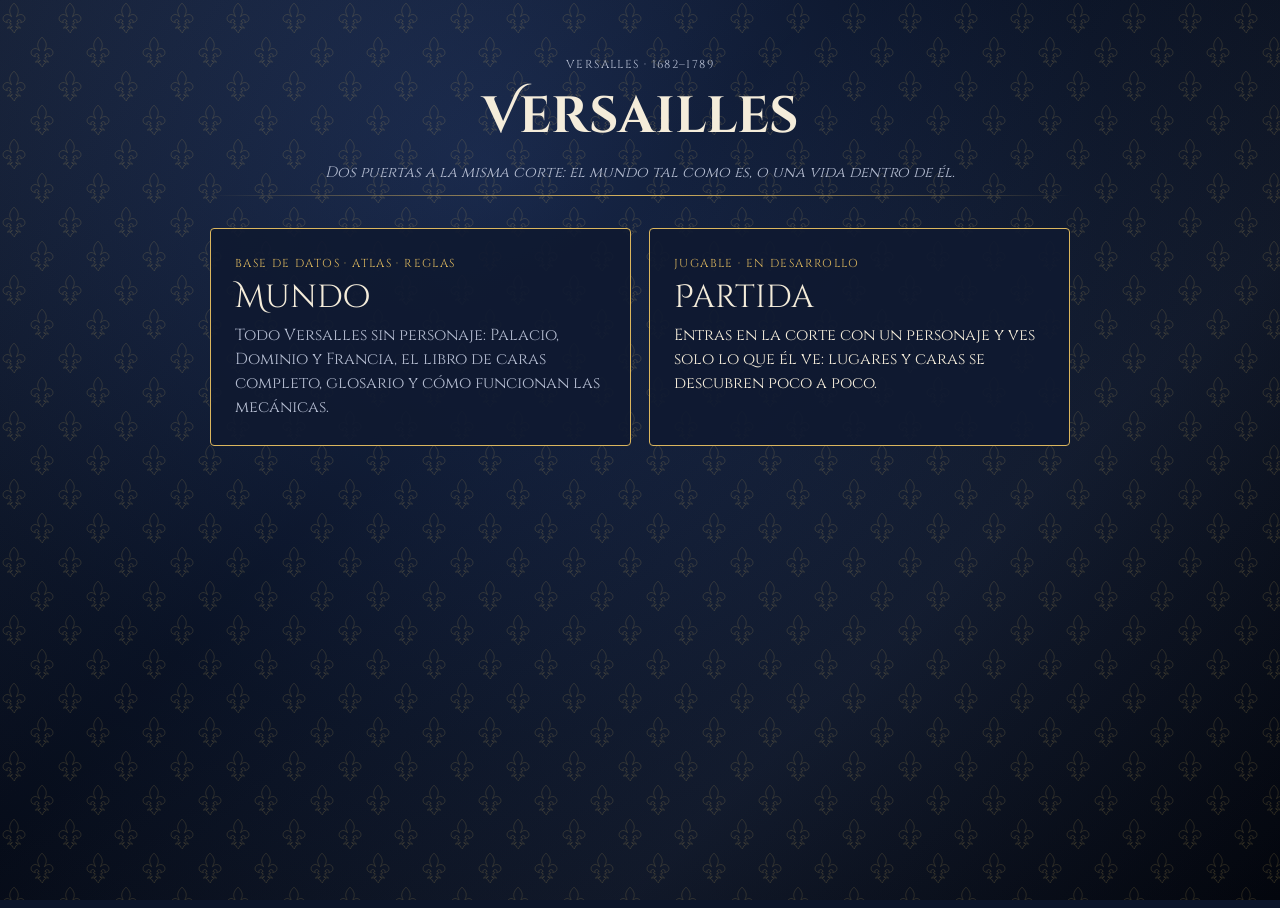
<file: web/index.html>
<!doctype html>
<html lang="es">
<head>
<meta charset="utf-8">
<meta name="viewport" content="width=device-width,initial-scale=1,viewport-fit=cover">
<title>Escritorio de Versalles</title>
<link rel="icon" href="favicon.ico?v=3" sizes="any"><link rel="icon" type="image/svg+xml" href="favicon.svg?v=3"><link rel="icon" type="image/png" sizes="32x32" href="favicon-32.png?v=3"><link rel="apple-touch-icon" href="apple-touch-icon.png?v=3">
<link rel="preconnect" href="https://fonts.googleapis.com">
<link rel="stylesheet" href="https://fonts.googleapis.com/css2?family=Cinzel:wght@400;500;600;700&family=Cinzel+Decorative:wght@700&family=Pinyon+Script&display=swap">
<link rel="stylesheet" href="css/escritorio.css?v=202611261857">
</head>
<body>

<!-- ================= PORTADA ================= -->
<main id="portada" class="wrap" hidden>
  <header class="sel-head">
    <span class="label">Versalles · 1682–1789</span>
    <h1>Versailles</h1>
    <p>Dos puertas a la misma corte: el mundo tal como es, o una vida dentro de él.</p>
    <div class="rule"></div>
  </header>
  <div class="modos puertas">
    <button type="button" class="modo puerta" id="btn-entrar-mundo"><span class="st">Base de datos · Atlas · Reglas</span><b>Mundo</b><span>Todo Versalles sin personaje: Palacio, Dominio y Francia, el libro de caras completo, glosario y cómo funcionan las mecánicas.</span></button>
    <button type="button" class="modo puerta" id="btn-entrar-partida"><span class="st">Jugable · En desarrollo</span><b>Partida</b><span>Entras en la corte con un personaje y ves solo lo que él ve: lugares y caras se descubren poco a poco.</span><span class="note" id="portada-partida-st"></span></button>
  </div>
</main>

<!-- ================= ÉPOCAS ================= -->
<main id="epocas" class="wrap" hidden>
  <header class="sel-head">
    <span class="label">Versalles · 1682–1789</span>
    <h1>Les âges de Versailles</h1>
    <p>Cada época es una partida distinta, con su propia corte y sus propios personajes.</p>
    <div class="rule"></div>
  </header>
  <div class="eras" id="eras"></div>
  <button class="back" id="b-epocas-portada">‹ Volver a la portada</button>
</main>

<!-- ================= SELECTOR ================= -->
<main id="selector" class="wrap" hidden>
  <header class="sel-head">
    <span class="label" id="sel-label"></span>
    <h1>Lettre d’introduction</h1>
    <p id="sel-sub"></p>
    <div class="rule"></div>
  </header>
  <section class="step" id="step0">
    <h2>¿Quién entra en Versalles?</h2>
    <div class="modos" id="modos">
      <button type="button" class="modo" data-modo="existente" aria-pressed="false"><span class="st">Personaje de la corte</span><b>Alguien que ya está aquí</b><span>Juegas a una persona real de la corte, con su familia, su historia y sus deudas.</span></button>
      <button type="button" class="modo" data-modo="nuevo" aria-pressed="false"><span class="st">Recién llegado</span><b>Alguien que acaba de llegar</b><span>Eliges tu origen; los dados deciden el resto. Nadie te conoce todavía.</span></button>
    </div>
  </section>
  <section class="step" id="modo-existente" hidden>
    <h2>I. Busca a tu personaje</h2>
    <div class="filtros-p">
      <div class="fgrp"><span class="label">Sexo</span><div class="filters" id="fx-sexo"></div></div>
      <div class="fgrp"><span class="label">Edad en 1722</span><div class="filters" id="fx-edad"></div></div>
      <div class="fgrp"><span class="label">Rango</span><div class="filters" id="fx-rango"></div></div>
    </div>
    <p class="note" id="fx-cuenta"></p>
    <div class="pos-opts" id="fx-lista"></div>
  </section>
  <div id="modo-nuevo" hidden>
  <section class="step">
    <h2>I. Quién eres</h2>
    <div class="sel-grid" id="elegible">
      <div class="field"><label class="label" for="f-sexo">Sexo</label><select id="f-sexo"><option value="M">Hombre</option><option value="F">Mujer</option></select></div>
      <div class="field"><label class="label" for="f-proc">Procedencia</label><select id="f-proc"><option value="paris">París</option><option value="provincia">Provincia</option><option value="extranjero">Extranjero</option></select></div>
      <div class="field" id="w-region"><label class="label" for="f-region">De dónde, exactamente</label><select id="f-region"></select></div>
      <div class="field"><label class="label" for="f-cuna">Cuna</label><select id="f-cuna"></select></div>
      <div class="field" style="grid-column:1/-1"><label class="label" for="f-nombre">Nombre</label>
        <div class="name-row"><input id="f-nombre" autocomplete="off"><button type="button" class="dice" id="b-dado" title="Otro nombre" aria-label="Proponer otro nombre">⚄</button></div>
        <div class="hint">Propuesto según tu cuna y tu tierra. Puedes escribir el que prefieras.</div></div>
    </div>
  </section>
  <section class="step">
    <h2>II. Lo que te tocó</h2>
    <p class="note">Esto no se elige: filiación, educación, fortuna, condición, lugar en la familia y confesión salen de una sola tirada.</p>
    <div><button class="btn" id="b-tirar">Echar los dados del destino</button></div>
    <div class="fate" id="fate"></div>
  </section>
  <section class="step" id="step3" hidden>
    <h2>III. Tu posición en Versalles</h2>
    <p class="note">Solo aparecen las que tu cuna, tu sexo y tu procedencia permiten. Algunas traen tensiones con tu destino.</p>
    <div id="pos-list" class="pos-list"></div>
  </section>
  </div>
  <div class="sel-actions">
    <button class="btn primary" id="b-entrar" disabled>Entrar en Versalles</button>
    <button class="btn" id="b-reset">Empezar de nuevo</button>
  </div>
  <button class="back" id="b-epocas">Cambiar de época</button>
  <button class="back" id="b-sel-portada">‹ Portada</button>
</main>

<!-- ================= JUEGO ================= -->
<div id="game" class="wrap" hidden>
  <header class="bar">
    <div class="bar-top" id="bar-partida">
      <div class="ident">
        <button class="portrait" id="portrait" title="Cambiar retrato" aria-label="Retrato del personaje. Toca para cambiarlo."></button>
        <input type="file" id="portrait-file" accept="image/*" hidden>
        <div class="who" id="who"></div>
      </div>
      <div class="bar-right">
        <div class="bar-meta">
          <span class="date" id="fecha"></span>
          <button class="btn sm" id="b-back">‹ Portada</button>
          <button class="btn sm" id="b-ir-mundo">Mundo</button>
          <button class="btn sm primary" id="b-partida">Partida</button>
        </div>
        <div class="clock" id="clock" aria-label="Jornada del rey"></div>
        <div class="gauges" id="gauges"></div>
      </div>
    </div>
    <div class="bar-top bar-mundo" id="bar-mundo" hidden>
      <div class="who"><strong>Mundo</strong> <small id="mundo-sub">Versalles · Base de datos, cartografía y reglas</small></div>
      <div class="bar-meta">
        <button class="btn sm" id="b-mundo-portada">‹ Portada</button>
        <button class="btn sm" id="b-mundo-partida">Ir a Partida</button>
        <button class="btn sm primary" id="b-mundo-edicion">Edición</button>
      </div>
    </div>
    <nav class="views" id="views" aria-label="Secciones"></nav>
  </header>

  <!-- Escritorio -->
  <section class="view" data-view="escritorio">
    <div class="desk-wrap">
      <div class="desk" id="desk" aria-label="Escritorio"><span class="desk-legend">Arrastra los papeles; tócalos para leerlos.</span></div>
      <div class="side">
        <section class="pane" aria-label="Calendario">
          <div class="cal-h"><button id="cal-prev" aria-label="Mes anterior">‹</button><h3 id="cal-title"></h3><button id="cal-next" aria-label="Mes siguiente">›</button></div>
          <div class="cal" id="cal"></div>
          <div class="cal-list" id="cal-list"></div>
        </section>
        <section class="pane">
          <div class="pane-h"><h2>Sobre la mesa</h2><span class="tag ej">Ejemplo</span></div>
          <div class="filters" id="filters"></div>
        </section>
        <section class="pane">
          <div class="pane-h"><h2>Objetos</h2><span class="tag ej">Ejemplo</span></div>
          <div id="objetos"></div>
        </section>
        <section class="pane">
          <div class="pane-h"><h2>Archivo</h2></div>
          <ol class="archive" id="archivo"></ol>
        </section>
      </div>
    </div>
  </section>

  <!-- Palacio, Dominio y Francia -->
  <section class="view" id="map-view" hidden>
    <p class="note" id="map-partida-note" hidden></p>
    <div class="map-layout">
      <div class="pane">
        <div class="msearch">
          <svg class="lupa" aria-hidden="true" width="15" height="15" viewBox="0 0 16 16" fill="none" stroke="currentColor" stroke-width="1.6"><circle cx="6.8" cy="6.8" r="4.8"/><path d="M10.4 10.4 14.5 14.5" stroke-linecap="round"/></svg>
          <input id="msearch" type="search" placeholder="Buscar estancia, lugar o quién vive ahí…" autocomplete="off" role="combobox" aria-expanded="false" aria-controls="msearch-res" aria-label="Buscar un lugar del palacio, del dominio o de Francia">
          <ul id="msearch-res" role="listbox" hidden></ul>
        </div>
        <div class="map-box" id="map-box"></div>
        <span class="note">Planos esquemáticos, no a escala.</span>
      </div>
      <div class="pane"><div class="map-info" id="map-info"></div></div>
    </div>
  </section>

  <!-- Personajes -->
  <section class="view" data-view="personajes" hidden>
    <div class="per-subbar" id="per-subtabs">
      <div class="tabs" role="tablist" aria-label="Vistas del libro">
        <button type="button" role="tab" id="sub-per" aria-selected="true">Personajes</button>
        <button type="button" role="tab" id="sub-cas" aria-selected="false">Casas</button>
        <button type="button" role="tab" id="sub-sim" aria-selected="false">Símbolos</button>
      </div>
      <button type="button" class="btn sm" id="b-guia-hab">Guía habilidades (0–10)</button>
    </div>
    <div id="vista-per">
    <section class="pane" id="pane-unknown">
      <div class="pane-h"><h2>Rostros sin nombre</h2><span class="tag ej">Ejemplo</span></div>
      <p class="note">Gente que has visto sin saber quién es. Escribe tu conjetura: el narrador confirma los aciertos de tres en tres, sin decirte cuál falló.</p>
      <div class="plates" id="unknown"></div>
      <div class="note" id="guess-count"></div>
    </section>
    <section class="pane">
      <div class="pane-h"><h2 id="faces-title">Libro de caras</h2><span class="note" id="faces-count"></span></div>
      <div class="faces-tools" id="faces-tools">
        <input id="q" type="search" placeholder="Buscar por nombre, casa, apelación o título" aria-label="Buscar">
        <select id="f-orden" aria-label="Ordenar">
          <option value="">Orden original</option>
          <option value="riqueza">Dinero</option>
          <option value="edad">Edad</option>
          <option value="rango">Nobleza / rango</option>
        </select>
        <select id="f-pres" aria-label="Presencia">
          <option value="">Toda presencia</option>
          <option value="reside">Reside en el palacio</option>
          <option value="frecuenta">Frecuenta la corte</option>
          <option value="ocasional">Visitas ocasionales</option>
          <option value="ausente">Fuera de Versalles</option>
        </select>
        <select id="f-res" aria-label="Residencia">
          <option value="">Toda residencia</option>
          <option value="residente_palacio">Residente en Versalles</option>
          <option value="habitante_versalles">Habitante de Versalles</option>
          <option value="habitante_ile">Habitante de l'Île</option>
          <option value="habitante_paris">Habitante de París</option>
          <option value="provinciano">Provinciano</option>
          <option value="extranjero">Extranjero</option>
          <option value="por_verificar">Por verificar</option>
        </select>
        <select id="f-sim" aria-label="Símbolo"><option value="">Todo símbolo</option></select>
        <select id="f-casa" aria-label="Casa"><option value="">Toda casa</option></select>
      </div>
      <div class="chips" id="f-facciones" role="group" aria-label="Filtrar por facción"></div>
      <div id="faces" style="display:grid;gap:14px"></div>
    </section>
    </div>
    <div id="vista-casas" hidden>
      <section class="pane">
        <div class="pane-h"><h2>Casas y heráldica</h2><span class="note" id="ccount"></span></div>
        <span class="note" id="cas-gh-st"></span>
        <div class="status" id="cmsg" aria-live="polite"></div>
        <div class="titulos-tools">
          <input id="qc" type="search" placeholder="Buscar casa, tronco o blasonamiento" aria-label="Buscar casa">
          <select id="ccat" aria-label="Categoría"><option value="">Toda categoría</option></select>
          <select id="cest" aria-label="Escudo"><option value="">Todo escudo</option></select>
        </div>
        <details class="leyenda-pleb">
          <summary>Código visual de casas plebeyas <span>(convención del juego, no heráldica histórica oficial)</span></summary>
          <p class="note" style="margin-top:6px">Los plebeyos sin carta de armas usan estos emblemas provisionales sin esmaltes nobles para leer de un vistazo oficio y procedencia sin repetir diseños.</p>
          <div class="leyenda-grid">
            <div class="leyenda-col">
              <h4>Oscuros · Oficio o raíz</h4>
              <ul class="leyenda-list">
                <li><span class="sw-dot" style="background:#22415a"></span><b>Azul petróleo:</b> mar, puertos y ríos</li>
                <li><span class="sw-dot" style="background:#5a3d24"></span><b>Nogal:</b> arquitectura y madera</li>
                <li><span class="sw-dot" style="background:#264639"></span><b>Bosque:</b> campo y raíz rural</li>
                <li><span class="sw-dot" style="background:#5c2228"></span><b>Carmesí:</b> textil, vestido y vino</li>
                <li><span class="sw-dot" style="background:#7a3320"></span><b>Terracota:</b> comercio y botica</li>
                <li><span class="sw-dot" style="background:#4a3556"></span><b>Ciruela:</b> artes, letras y música</li>
                <li><span class="sw-dot" style="background:#1e2024"></span><b>Negro:</b> leyes, medicina y servicio</li>
              </ul>
            </div>
            <div class="leyenda-col">
              <h4>Claros · Ámbito y Neutros</h4>
              <ul class="leyenda-list">
                <li><span class="sw-dot" style="background:#f5f3ec"></span><b>Plata / Lino:</b> París e Île-de-France</li>
                <li><span class="sw-dot" style="background:#e8c45a"></span><b>Oro suave:</b> dinero o servicio real</li>
                <li><span class="sw-dot" style="background:#b9cfe3"></span><b>Celeste:</b> Norte, Oeste o extranjero</li>
                <li><span class="sw-dot" style="background:#e4b8a6"></span><b>Salmón:</b> Sur y Centro / Midi</li>
                <li><span class="sw-dot" style="background:#6f886b"></span><b>Salvia prof.:</b> vínculo rural / botánico</li>
                <li><span class="sw-dot" style="background:#a67f43"></span><b>Ocre prof.:</b> gremio tradicional</li>
                <li><span class="sw-dot" style="background:#847e74"></span><b>Piedra:</b> oficio sin documentar</li>
              </ul>
            </div>
            <div class="leyenda-col">
              <h4>Particiones y trazos</h4>
              <ul class="leyenda-list">
                <li><b>Partido horizontal:</b> ascenso en una generación</li>
                <li><b>Partido vertical:</b> doble tierra o migración</li>
                <li><b>Rayas horizontales:</b> oficio hereditario</li>
                <li><b>Rayas verticales:</b> comercio y ruta</li>
                <li><b>Moteado:</b> pueblo pequeño o artesanía menuda</li>
                <li><b>Grid 2×2 / 2 oscuros:</b> alianza o doble oficio</li>
                <li><b>3 Bandas:</b> familia en transición entre dos oficios</li>
              </ul>
            </div>
          </div>
        </details>
        <div id="cas-wrap"></div>
      </section>
    </div>
    <div id="vista-simbolos" hidden>
      <section class="pane">
        <div class="pane-h"><h2>Símbolos y etiquetas</h2><span class="note" id="sim-gh-st"></span></div>
        <p class="note">Pulsa un símbolo para conocer su significado y ver quién lo lleva.</p>
        <div class="status" id="smsg" aria-live="polite"></div>
        <div id="sim-wrap"></div>
        <div class="sim-new">
          <span class="label">Añadir nuevo símbolo al catálogo</span>
          <div class="row">
            <input id="ns-id" placeholder="id (ej. academico)" aria-label="ID del símbolo">
            <input id="ns-nom" placeholder="Nombre visible (ej. Académico)" aria-label="Nombre del símbolo">
            <input id="ns-grp" placeholder="Grupo (ej. Papel en la corte)" aria-label="Grupo del símbolo">
            <input id="ns-desc" placeholder="Descripción corta" aria-label="Descripción del símbolo">
            <button class="btn sm" id="ns-gen" type="button">Generar JSON</button>
          </div>
          <div class="prompt" id="ns-out" hidden></div>
        </div>
      </section>
    </div>
  </section>

  <!-- Títulos (Mundo) -->
  <section class="view" data-view="titulos" hidden>
    <section class="pane">
      <div class="pane-h"><h2>Tipos de título</h2><span class="note">Pulsa cualquier tipo para ver su definición, historia y alcance</span></div>
      <div class="chips" id="titulos-tipos-bar"></div>
    </section>
    <section class="pane">
      <div class="pane-h">
        <h2>Títulos</h2>
        <span class="note" id="titulos-count"></span>
        <div class="vista-switch" role="group" aria-label="Vista">
          <button type="button" class="btn sm" id="t-v-grid" aria-pressed="true">Grid</button>
          <button type="button" class="btn sm" id="t-v-tabla" aria-pressed="false">Tabla</button>
        </div>
      </div>
      <div class="titulos-tools">
        <input id="t-q" type="search" placeholder="Buscar título, portador, casa o provincia" aria-label="Buscar títulos">
        <select id="t-cat" aria-label="Categoría">
          <option value="">Todas las categorías</option>
          <option value="soberano">Soberano</option>
          <option value="noble">Nobleza territorial</option>
          <option value="eclesiastico">Eclesiástico (Paría)</option>
          <option value="cargo">Cargo / Oficio</option>
          <option value="honorifico">Honorífico</option>
          <option value="tecnico">Técnico</option>
        </select>
        <select id="t-tipo" aria-label="Tipo de título"><option value="">Todos los tipos</option></select>
      </div>
      <div id="titulos-box"></div>
    </section>
  </section>

  <!-- Gabinete (Mundo) -->
  <section class="view" data-view="gabinete" hidden>
    <div class="per-subbar" id="gab-subbar">
      <div class="tabs" role="tablist" id="gab-subtabs" aria-label="Ramas del Gabinete">
        <button type="button" role="tab" data-rama="consejos" aria-selected="true">Consejos</button>
        <button type="button" role="tab" data-rama="justicia" aria-selected="false">Justicia</button>
        <button type="button" role="tab" data-rama="ejercito" aria-selected="false">Ejército</button>
        <button type="button" role="tab" data-rama="provincias" aria-selected="false">Provincias</button>
        <button type="button" role="tab" data-rama="maison" aria-selected="false">Maison</button>
      </div>
      <span class="note" id="gab-rama-sub"></span>
    </div>
    <section class="pane">
      <div class="titulos-tools">
        <input id="gab-q" type="search" placeholder="Buscar cargo, término francés o función en esta rama" aria-label="Buscar en gabinete">
        <select id="gab-nat" aria-label="Naturaleza del cargo"><option value="">Toda naturaleza</option></select>
        <button type="button" class="btn sm" id="gab-btn-raiz">Volver al nivel 1</button>
      </div>
      <nav class="gab-crumb" id="gab-crumb" aria-label="Ruta del gabinete"></nav>
      <div class="gab-head" id="gab-head"></div>
      <div id="gab-seats"></div>
      <div id="gab-indice"></div>
    </section>
  </section>

  <!-- Glosario completo (Mundo) -->
  <section class="view" data-view="glosario" hidden>
    <section class="pane">
      <div class="pane-h"><h2>Glosario completo</h2><span class="note" id="gl-mundo-count"></span></div>
      <div class="tabs" role="tablist" id="gl-mundo-tabs"></div>
      <div class="glossary" id="glossary-mundo"></div>
    </section>
  </section>

  <!-- Mecánicas (Mundo) -->
  <section class="view" data-view="mecanicas" hidden>
    <div class="pane-h"><h2>Mecánicas y reglas</h2><span class="note">Resumen de REGLAS.md; si difiere, manda REGLAS.md</span></div>
    <div id="mecanicas-body" class="mecanicas"></div>
  </section>

  <!-- Diario -->
  <section class="view" data-view="diario" hidden>
    <div class="journal">
      <div class="book" id="book"></div>
      <section class="pane">
        <div class="pane-h"><h2>Glosario</h2><span class="note" id="gl-count"></span></div>
        <div class="tabs" role="tablist" id="gl-tabs"></div>
        <div class="glossary" id="glossary"></div>
      </section>
    </div>
  </section>

  <!-- Planes -->
  <section class="view" data-view="planes" hidden>
    <div class="pane-h"><h2>Planes</h2><button class="btn sm" id="b-newplan">Nuevo plan</button></div>
    <section class="pane new-plan" id="new-plan" hidden></section>
    <div class="plans" id="plans"></div>
  </section>

  <!-- Biografía -->
  <section class="view" data-view="bio" hidden>
    <div class="pane-h"><h2>Biografía</h2></div>
    <section class="pane bio" id="bio"></section>
  </section>

  <!-- Relaciones -->
  <section class="view" data-view="rel" hidden>
    <div class="pane-h"><h2>Relaciones</h2></div>
    <section class="pane" id="rel"></section>
  </section>
</div>

<aside id="ficha" hidden aria-label="Ficha"></aside>
<div class="overlay" id="lectern" hidden></div>
<div class="overlay" id="partida" hidden>
  <section class="menu" role="dialog" aria-label="Partida">
    <div class="pane-h"><h2 id="p-title">Partida</h2><button class="x" id="p-close" aria-label="Cerrar">×</button></div>
    <div id="p-sec-partida" style="display:grid;gap:12px">
    <div class="row">
      <div class="field"><label class="label" for="p-nombre">Nombre de la partida</label><input id="p-nombre" autocomplete="off"></div>
      <button class="btn primary" id="p-save">Guardar</button>
    </div>
    <span class="status" id="p-status"></span>
    <span class="label">Partidas guardadas</span>
    <ul class="saves" id="p-list"></ul>
    <div class="rule"></div>
    <div class="row">
      <button class="btn sm" id="p-export">Exportar archivo</button>
      <label class="btn sm" for="p-import" style="cursor:pointer">Importar archivo</label>
      <input type="file" id="p-import" accept=".json,application/json" hidden>
    </div>
    <div class="rule"></div>
    </div>
    <div id="p-sec-edicion" style="display:grid;gap:12px">
    <span class="label">Edición del juego (solo el dueño)</span>
    <div class="row">
      <div class="field"><label class="label" for="p-llave">Llave de GitHub</label><input id="p-llave" type="password" autocomplete="off" spellcheck="false" placeholder="github_pat_…"></div>
      <button class="btn sm" id="p-llave-ok">Guardar llave</button>
      <button class="btn sm danger" id="p-llave-x">Quitar llave</button>
    </div>
    <span class="status" id="p-llave-st"></span>
    </div>
    <div id="p-sec-acciones" style="display:grid;gap:12px">
    <div class="rule"></div>
    <div class="row">
      <button class="btn sm" id="p-perso">Cambiar personaje</button>
      <button class="btn sm" id="p-epocas">Volver a las épocas</button>
      <button class="btn sm danger" id="p-new">Nueva partida</button>
    </div>
    </div>
  </section>
</div>
<div class="overlay" id="guia-modal" hidden>
  <section class="menu guia-menu" role="dialog" aria-modal="true" aria-labelledby="guia-tit">
    <div class="pane-h"><h2 id="guia-tit">Escala de habilidades (0–10)</h2><button class="x" id="guia-close" type="button" aria-label="Cerrar">×</button></div>
    <div class="chips" id="guia-tabs" role="tablist"></div>
    <ol class="hab-list" id="guia-list"></ol>
  </section>
</div>
<nav class="mnav" id="mnav" hidden aria-label="Secciones"></nav>

<script src="js/00-datos.js?v=202611261857"></script>
<script src="js/01-epocas.js?v=202611261857"></script>
<script src="js/02-fechas.js?v=202611261857"></script>
<script src="js/03-catalogos.js?v=202611261857"></script>
<script src="js/04-nombres-de-epoca.js?v=202611261857"></script>
<script src="js/05-creacion-de-personaje.js?v=202611261857"></script>
<script src="js/06-familia-del-jugador.js?v=202611261857"></script>
<script src="js/07-contenido-de-ejemplo.js?v=202611261857"></script>
<script src="js/08-utilidades.js?v=202611261857"></script>
<script src="js/heraldica.js?v=202611261857"></script>
<script src="js/09-selector.js?v=202611261857"></script>
<script src="js/10-barra.js?v=202611261857"></script>
<script src="js/11-escritorio.js?v=202611261857"></script>
<script src="js/12-mapas.js?v=202611261857"></script>
<script src="js/13-buscador-de-lugares.js?v=202611261857"></script>
<script src="js/14-francia-mapa-de-provincias-a.js?v=202611261857"></script>
<script src="js/15-caras.js?v=202611261857"></script>
<script src="js/16-linaje.js?v=202611261857"></script>
<script src="js/17-diario-y-glosario.js?v=202611261857"></script>
<script src="js/18-planes.js?v=202611261857"></script>
<script src="js/19-calendario.js?v=202611261857"></script>
<script src="js/20-epocas-pantalla.js?v=202611261857"></script>
<script src="js/21-partidas-guardar-cargar-expo.js?v=202611261857"></script>
<script src="js/22-biografia-y-relaciones.js?v=202611261857"></script>
<script src="js/25-mecanicas.js?v=202611261857"></script>
<script src="js/26-titulos.js?v=202611261857"></script>
<script src="js/27-libro-completo.js?v=202611261857"></script>
<script src="js/28-gabinete.js?v=202611261857"></script>
<script src="js/23-navegacion.js?v=202611261857"></script>
<script src="js/24-panel-lateral.js?v=202611261857"></script>
<script src="js/github.js?v=202611261857"></script>
<script src="js/99-estatico.js?v=202611261857"></script>


</body></html>
</file>
<file: web/css/escritorio.css>
/* Concepto: el escritorio de un cortesano en 1722. Boiserie gris verdosa y tinta azul real alrededor;
   sobre el cuero verde del escritorio, papeles que se mueven, se leen y se archivan. */
:root{
  --paper:#0b152a; --panel:rgba(15,25,48,.90); --ink:#f4ecda; --muted:#b4bcd0; --line:rgba(155,58,76,.52);
  --gilt:#dbb65e; --accent:#e0b96e; --seal:#b84459; --chip:rgba(122,34,52,.42);
  --desk:#1a2b25; --desk-edge:#111d18; --sheet:#f5f0e1; --sheet-ink:#1c2333; --sheet-muted:#5b6270; color-scheme:dark;
  --f-display:"Cinzel Decorative","Cinzel",Georgia,serif;
  --f-body:"Cinzel",Georgia,serif;
  --f-hand:"Pinyon Script","Snell Roundhand","Apple Chancery",cursive;
  --r:4px;
}
@media (prefers-color-scheme:dark){:root:not([data-theme="light"]){
  --paper:#0b152a; --panel:rgba(15,25,48,.90); --ink:#f4ecda; --muted:#b4bcd0; --line:rgba(155,58,76,.52);
  --gilt:#dbb65e; --accent:#e0b96e; --seal:#b84459; --chip:rgba(122,34,52,.42);
  --desk:#1a2b25; --desk-edge:#111d18; --sheet:#f5f0e1; --sheet-ink:#1c2333; --sheet-muted:#5b6270; color-scheme:dark}}
:root[data-theme="dark"]{
  --paper:#0b152a; --panel:rgba(15,25,48,.90); --ink:#f4ecda; --muted:#b4bcd0; --line:rgba(155,58,76,.52);
  --gilt:#dbb65e; --accent:#e0b96e; --seal:#b84459; --chip:rgba(122,34,52,.42);
  --desk:#1a2b25; --desk-edge:#111d18; --sheet:#f5f0e1; --sheet-ink:#1c2333; --sheet-muted:#5b6270; color-scheme:dark}
*{box-sizing:border-box}
[hidden]{display:none!important}
html,body{height:100%}
body{background-color:#0b152a;background-image:url("../datos/fleur-de-lis-bg.svg"),linear-gradient(135deg,rgba(255,255,255,.045) 0%,rgba(0,0,0,.14) 38%,rgba(255,255,255,.035) 70%,rgba(0,0,0,.28) 100%),radial-gradient(ellipse at 38% 18%,#1b2d54 0%,#0b152a 55%,#040812 100%);background-repeat:repeat,no-repeat,no-repeat;background-size:56px 68px,100% 100%,100% 100%;background-attachment:fixed;color:var(--ink);font:15px/1.5 var(--f-body);padding-inline:16px;padding-block:0 84px}
h1,h2{font-family:var(--f-display);font-weight:700;text-wrap:balance;margin:0}
h3{font-family:var(--f-body);font-weight:600;text-wrap:balance;margin:0}
h2{font-size:1.35rem}
p{margin:0}
.label{font-size:.72rem;letter-spacing:.12em;text-transform:uppercase;color:var(--muted)}
button,select,input,textarea{font:inherit;color:inherit}
button{cursor:pointer}
:focus-visible{outline:2px solid var(--accent);outline-offset:2px}
.wrap{max-width:1280px;margin-inline:auto}
.tag{display:inline-block;font-size:.72rem;letter-spacing:.08em;text-transform:uppercase;padding:1px 7px;border:1px solid var(--line);border-radius:999px;color:var(--muted)}
.tag.ej{border-color:var(--gilt);color:var(--gilt)}
.btn{border:1px solid rgba(219,182,94,.55);background:transparent;padding:.4rem .9rem;border-radius:var(--r)}
.btn:hover{border-color:var(--gilt);background:var(--chip)}
.btn.primary{background:#7a2234;color:#f4ecda;border-color:var(--gilt)}
.btn.primary:hover{background:#93293f}
.btn.sm{padding:.15rem .6rem;font-size:.85rem}
.rule{height:1px;background:linear-gradient(90deg,transparent,var(--gilt),transparent);margin-block:4px}
.note{font-size:.85rem;color:var(--muted);font-style:italic}
.field{display:grid;gap:4px;min-width:0}
.field select,.field input,.field textarea{background:var(--panel);border:1px solid var(--line);border-radius:var(--r);padding:.45rem .6rem;width:100%}
.pane{background:var(--panel);border:1px solid var(--line);border-radius:var(--r);padding:14px;display:grid;gap:10px;align-content:start;min-width:0;box-shadow:0 10px 28px rgb(4 8 18 / .45)}
.pane-h{display:flex;justify-content:space-between;align-items:baseline;gap:8px;flex-wrap:wrap}
.tabs{display:flex;gap:2px;border-bottom:1px solid var(--line);overflow-x:auto}
.tabs button{border:0;background:none;padding:.3rem .7rem;border-bottom:2px solid transparent;color:var(--muted);white-space:nowrap}
.tabs button[aria-selected="true"]{color:var(--ink);border-bottom-color:var(--gilt)}

/* ---------- Selector ---------- */
#selector{max-width:760px;margin-inline:auto;padding-block:28px 40px;display:grid;gap:22px}
.sel-head{text-align:center;display:grid;gap:6px}
.sel-head h1{font-size:clamp(2rem,6vw,3.2rem)}
.sel-head p{color:var(--muted);font-style:italic}
.sel-grid{display:grid;grid-template-columns:1fr 1fr;gap:16px 20px}
.hint{font-size:.85rem;color:var(--muted);font-style:italic;min-height:1.2em}
.step{display:grid;gap:12px;border-top:1px solid var(--line);padding-top:16px}
.step h2{font-size:1.3rem}
.name-row{display:flex;gap:8px}
.name-row input{flex:1;min-width:0;font-family:var(--f-display);font-size:1.15rem}
.dice{flex:none;width:44px;border:1px solid var(--gilt);background:var(--panel);border-radius:var(--r);font-size:1.6rem;line-height:1;color:var(--gilt)}
.dice:hover{background:var(--chip)}
.dice.roll{animation:roll .4s ease}
@keyframes roll{50%{transform:rotate(180deg) scale(1.15)}}
.sel-actions{display:flex;gap:10px;justify-content:center;flex-wrap:wrap}
.btn[disabled]{opacity:.45;cursor:not-allowed}
.field select:disabled,.field input:disabled{opacity:.7}
.fate{display:grid;grid-template-columns:repeat(auto-fill,minmax(160px,1fr));gap:10px}
.fate .card{background:var(--panel);border:1px solid var(--line);border-radius:var(--r);padding:10px 12px;display:grid;gap:2px}
.fate .card b{font-family:var(--f-display);font-weight:400;font-size:1.1rem}
.pos-list{display:grid;gap:14px}
.pos-group{display:grid;gap:8px}
.pos-group h3{font-size:1.02rem;color:var(--gilt)}
.pos-opts{display:grid;grid-template-columns:repeat(auto-fill,minmax(230px,1fr));gap:8px}
.pos-opt{text-align:left;background:var(--panel);border:1px solid var(--line);border-radius:var(--r);padding:10px 12px;display:grid;gap:4px;min-width:0}
.pos-opt:hover{border-color:var(--gilt)}
.pos-opt[aria-pressed="true"]{border-color:var(--gilt);box-shadow:inset 0 0 0 1px var(--gilt);background:var(--chip)}
.pos-opt b{font-weight:500}
.pos-opt .mv{font-size:.85rem;color:var(--muted)}
.pos-opt .warn{font-size:.82rem;color:var(--seal)}

/* ---------- Épocas ---------- */
#epocas{max-width:980px;margin-inline:auto;padding-block:28px 40px;display:grid;gap:22px}
.eras{display:grid;grid-template-columns:repeat(auto-fill,minmax(200px,1fr));gap:12px}
.era{display:grid;gap:4px;align-content:start;text-align:left;background:var(--panel);border:1px solid var(--line);border-radius:var(--r);padding:14px;min-width:0}
.era .yr{font-family:var(--f-display);font-size:2rem;line-height:1}
.era .st{font-size:.72rem;letter-spacing:.12em;text-transform:uppercase;color:var(--gilt)}
.era p{font-size:.92rem;color:var(--muted)}
button.era{border-color:var(--gilt)}
button.era:hover{background:var(--chip)}
.era.off{opacity:.55;cursor:not-allowed}
.era .soon{font-size:.72rem;letter-spacing:.08em;text-transform:uppercase;color:var(--muted)}
.back{border:0;background:none;color:var(--muted);text-decoration:underline;text-underline-offset:3px;justify-self:center}

/* ---------- Calendario ---------- */
.cal-h{display:flex;justify-content:space-between;align-items:center;gap:6px}
.cal-h h3{font-size:1.05rem}
.cal-h button{border:1px solid var(--line);background:var(--paper);border-radius:var(--r);width:28px;height:28px;line-height:1}
.cal{display:grid;grid-template-columns:repeat(7,minmax(0,1fr));gap:2px;font-variant-numeric:tabular-nums}
.cal .dow{font-size:.68rem;text-align:center;color:var(--muted);text-transform:uppercase;letter-spacing:.06em}
.cal button{border:1px solid transparent;background:none;border-radius:3px;padding:3px 0;font-size:.85rem;position:relative;min-width:0}
.cal button.fe{color:var(--seal)}
.cal button.ev::after{content:"";position:absolute;left:50%;bottom:1px;width:4px;height:4px;margin-left:-2px;border-radius:50%;background:var(--gilt)}
.cal button.today{border-color:var(--gilt);background:var(--chip);font-weight:600}
.cal button.sel{outline:1px solid var(--accent)}
.cal button.past{color:var(--muted)}
.cal-list{display:grid;gap:4px;font-size:.88rem}
.cal-list .f{color:var(--seal)}

/* ---------- Partida (guardar / cargar) ---------- */
.menu{width:min(560px,100%);background:var(--panel);color:var(--ink);border:1px solid var(--line);border-radius:var(--r);padding:20px;display:grid;gap:12px;box-shadow:0 20px 50px rgb(0 0 0 / .35)}
.menu .row{display:flex;gap:8px;flex-wrap:wrap;align-items:end}
.menu .row .field{flex:1 1 14rem}
.saves{display:grid;gap:6px;margin:0;padding:0;list-style:none}
.save{display:grid;grid-template-columns:minmax(0,1fr) auto;gap:2px 10px;border:1px solid var(--line);border-radius:var(--r);padding:8px 10px;background:var(--paper)}
.save.cur{border-color:var(--gilt)}
.save b{font-weight:500;overflow-wrap:anywhere}
.save .meta{grid-column:1;font-size:.82rem;color:var(--muted)}
.save .acts{grid-row:1/3;grid-column:2;display:flex;gap:6px;align-items:center}
.status{font-size:.85rem;color:var(--muted)}
.btn.danger{border-color:var(--seal);color:var(--seal)}

/* ---------- Barra ---------- */
#game{padding-block:10px 20px;display:grid;gap:14px}
.bar{position:sticky;top:env(safe-area-inset-top,0px);z-index:5;background:rgba(11,21,42,.92);backdrop-filter:blur(6px);display:grid;gap:8px;padding:10px 12px 0;border-bottom:1px solid var(--line);border-radius:0 0 var(--r) var(--r)}
.bar-top{display:flex;flex-wrap:wrap;gap:6px 18px;align-items:baseline;justify-content:space-between}
.who{font-family:var(--f-display);font-size:1.3rem}
.ident{display:flex;gap:12px;align-items:center;min-width:0}
.portrait{flex:none;width:104px;height:130px;border-radius:50%;border:1.5px solid var(--gilt);box-shadow:0 0 0 3px var(--paper),0 0 0 4px var(--line);overflow:hidden;background:var(--chip);display:grid;place-items:center;padding:0}
.portrait img{width:100%;height:100%;object-fit:cover}
.portrait svg{width:100%;height:100%}
.portrait .bust-frame{display:none}
.portrait:hover{border-color:var(--accent)}
.bar-top{align-items:center}
.bar-right{display:grid;gap:8px;justify-items:end;min-width:0}
.bar-meta{display:flex;gap:12px;align-items:baseline;flex-wrap:wrap;justify-content:flex-end}
.bar-right .clock,.bar-right .gauges{justify-content:flex-end;max-width:100%}
.who{font-size:1.6rem;line-height:1.15}
.who small{display:block}
@media (max-width:760px){.bar-right{justify-items:start}.bar-meta,.bar-right .clock,.bar-right .gauges{justify-content:flex-start}}
@media (max-width:640px){.portrait{width:72px;height:90px}.who{font-size:1.3rem}}
.who small{font-family:var(--f-body);font-size:.9rem;color:var(--muted);font-style:italic}
.date{font-style:italic;color:var(--muted)}
.clock{display:flex;gap:4px;overflow-x:auto;scrollbar-width:none}
.clock span{flex:0 0 auto;font-size:.8rem;padding:2px 9px;border:1px solid var(--line);border-radius:999px;color:var(--muted)}
.clock span.now{border-color:var(--gilt);color:var(--ink);background:var(--chip)}
.gauges{display:flex;flex-wrap:wrap;gap:4px 16px}
.gauge{display:flex;align-items:center;gap:6px;font-size:.85rem}
.pips{display:inline-flex;gap:2px}
.pips i{width:7px;height:7px;border:1px solid var(--gilt);border-radius:50%}
.pips i.on{background:var(--gilt)}
.views{display:flex;gap:2px;margin-top:2px}
.views button{border:0;background:none;padding:.45rem .9rem;color:var(--muted);border-bottom:2px solid transparent;font-family:var(--f-display);font-size:1.05rem}
.views button[aria-current="true"]{color:var(--ink);border-bottom-color:var(--gilt)}
.view{display:grid;gap:14px}

/* ---------- Escritorio (papeles a la Papers, Please) ---------- */
.desk-wrap{display:grid;grid-template-columns:minmax(0,1fr) 300px;gap:14px}
.desk{position:relative;height:620px;border-radius:6px;background:
  radial-gradient(120% 90% at 50% 40%,transparent 60%,rgb(0 0 0 / .25)),
  repeating-linear-gradient(90deg,rgb(255 255 255 / .018) 0 2px,transparent 2px 6px),var(--desk);
  border:8px solid var(--desk-edge);overflow:hidden;touch-action:pan-y;isolation:isolate}
.desk-legend{position:absolute;left:12px;bottom:8px;font-size:.78rem;color:rgb(255 255 255 / .55);font-style:italic;pointer-events:none}
.doc{position:absolute;width:220px;background:var(--sheet);color:var(--sheet-ink);padding:12px 14px 14px;border-radius:2px;
  box-shadow:0 1px 0 rgb(0 0 0 / .08),0 8px 18px rgb(0 0 0 / .35);cursor:grab;user-select:none;touch-action:none;display:grid;gap:4px}
.doc:active{cursor:grabbing}
.doc .k{font-size:.66rem;letter-spacing:.14em;text-transform:uppercase;color:var(--sheet-muted)}
.doc b{font-family:var(--f-display);font-weight:400;font-size:1.02rem;line-height:1.2}
.doc .from{font-size:.8rem;color:var(--sheet-muted);font-style:italic}
.doc.urg::after{content:"";position:absolute;right:10px;top:10px;width:18px;height:18px;border-radius:50%;background:var(--seal);box-shadow:inset 0 0 0 3px rgb(0 0 0 / .15)}
.doc.gazette{width:250px;background:repeating-linear-gradient(0deg,var(--sheet) 0 22px,color-mix(in srgb,var(--sheet) 94%,#000) 22px 23px)}
.doc.gazette b{font-size:1.25rem;text-align:center}
.doc.plan{border-top:4px double var(--sheet-ink)}
/* Chismes: nube de cómic */
.doc.rumor{background:transparent;box-shadow:none;padding:30px 34px 46px;width:236px}
.doc.rumor>*:not(svg){position:relative}
.doc.rumor svg.cloud{position:absolute;inset:0;width:100%;height:100%;overflow:visible;filter:drop-shadow(0 6px 10px rgb(0 0 0 / .35))}
.cloud path,.cloud circle{fill:var(--sheet);stroke:var(--sheet-ink);stroke-width:1.6;vector-effect:non-scaling-stroke}
.doc.rumor b{font-style:italic}
.doc.rumor.urg::after{right:24px;top:20px}
/* Avisos de palacio: carta formal */
.doc.aviso{border:1px solid var(--sheet-ink);outline:3px double var(--sheet-ink);outline-offset:-7px;text-align:center;padding:16px 16px 18px}
.doc.aviso .k{letter-spacing:.3em}
.doc.aviso::before{content:"";justify-self:center;width:22px;height:22px;border-radius:50%;background:var(--accent);box-shadow:inset 0 0 0 3px rgb(0 0 0 / .18)}
/* Gaceta impresa */
.doc.gazette.impresa b{font-variant:small-caps;letter-spacing:.08em}
.letter.rumor{border-radius:48% 52% 46% 54% / 18% 20% 16% 18%;padding-inline:clamp(28px,7vw,60px)}
.letter.rumor .body{font-style:italic}
.letter.aviso{text-align:center;outline:3px double var(--sheet-ink);outline-offset:-10px}
.letter.aviso .body{text-align:justify}
.letter.aviso .seal{background:var(--accent)}
.letter .formula{font-family:var(--f-display);font-size:1.15rem;letter-spacing:.2em;text-transform:uppercase}
.doc.sel{outline:2px solid var(--gilt)}
.side{display:grid;gap:14px;align-content:start;min-width:0}
.filters{display:flex;flex-wrap:wrap;gap:6px}
.filters button{border:1px solid var(--line);background:var(--panel);border-radius:999px;padding:.15rem .7rem;font-size:.85rem;color:var(--muted)}
.filters button[aria-pressed="true"]{border-color:var(--gilt);color:var(--ink)}
.obj{display:grid;grid-template-columns:1fr auto;gap:2px 10px;padding-block:6px;border-bottom:1px solid var(--line)}
.obj:last-child{border-bottom:0}
.obj .d{grid-column:1/-1;font-size:.88rem;color:var(--muted)}
.archive li{font-size:.92rem}
.archive{margin:0;padding-left:1.1rem;display:grid;gap:4px}
.archive button{border:0;background:none;padding:0;text-decoration:underline;text-decoration-color:var(--line);text-underline-offset:3px;text-align:left}

/* Atril: lectura de un documento */
.overlay{position:fixed;inset:0;z-index:100;background:rgb(10 12 18 / .55);display:grid;place-items:center;padding:calc(16px + env(safe-area-inset-top,0px)) 16px calc(16px + env(safe-area-inset-bottom,0px));overflow-y:auto}
.letter{width:min(620px,100%);background:var(--sheet);color:var(--sheet-ink);padding:28px clamp(18px,5vw,44px);border-radius:2px;box-shadow:0 20px 50px rgb(0 0 0 / .45);display:grid;gap:12px;position:relative}
.letter .k{font-size:.7rem;letter-spacing:.14em;text-transform:uppercase;color:var(--sheet-muted)}
.letter h2{font-size:1.6rem}
.letter .body{font-size:1.08rem;line-height:1.6}
.letter .sign{font-family:var(--f-hand);font-size:2rem;justify-self:end;line-height:1}
.letter .seal{position:absolute;right:22px;top:22px;width:46px;height:46px;border-radius:50%;background:var(--seal);box-shadow:inset 0 0 0 5px rgb(0 0 0 / .15);display:grid;place-items:center;color:#f3e7e1;font-family:var(--f-display);font-size:1.2rem}
.letter .acts{display:flex;gap:8px;flex-wrap:wrap;border-top:1px solid #0000001f;padding-top:12px}
.letter .btn{border-color:var(--sheet-ink);color:var(--sheet-ink)}
.letter .btn.primary{background:var(--sheet-ink);color:var(--sheet)}
.gz-mast{text-align:center;border-bottom:3px double var(--sheet-ink);padding-bottom:8px;display:grid;gap:2px}
.gz-mast h2{font-size:2rem;letter-spacing:.04em}
.gz-cols{columns:2 16rem;column-gap:24px;column-rule:1px solid #00000022}
.gz-art{break-inside:avoid;margin-bottom:14px;display:grid;gap:4px}
.gz-art h3{font-size:1.1rem}
.gz-art .where{font-size:.75rem;letter-spacing:.12em;text-transform:uppercase;color:var(--sheet-muted)}

/* ---------- Mapa (Estilo Grabado Bâtiments du Roi 1722) ---------- */
.city{fill:var(--ink);cursor:pointer} .city.sel{fill:var(--gilt)}
.coast{fill:var(--chip);stroke:var(--muted);stroke-width:1}
/* Buscador de lugares */
.msearch{position:relative}
.msearch input{width:100%;background:var(--paper);border:1px solid var(--line);border-radius:var(--r);padding:.45rem .7rem .45rem 2rem;font-family:var(--f-body)}
.msearch input:focus{border-color:var(--gilt);outline:none}
.msearch .lupa{position:absolute;left:.7rem;top:50%;transform:translateY(-50%);color:var(--muted);pointer-events:none}
.msearch ul{position:absolute;z-index:20;left:0;right:0;top:calc(100% + 4px);margin:0;padding:4px;list-style:none;background:var(--panel);border:1px solid var(--line);border-radius:var(--r);box-shadow:0 12px 28px rgb(0 0 0 / .25);max-height:min(60vh,420px);overflow-y:auto}
.msearch li{display:grid;gap:1px;padding:6px 10px;border-radius:3px;cursor:pointer}
.msearch li[aria-selected="true"],.msearch li:hover{background:var(--chip)}
.msearch li b{font-weight:500}
.msearch li .sub{font-size:.82rem;color:var(--muted)}
.msearch li .sub em{color:var(--gilt);font-style:normal}
.msearch li.vacio{cursor:default;color:var(--muted);font-style:italic}
.msearch li.mas{cursor:default;font-size:.82rem;color:var(--muted);text-align:center}

.map-layout{display:grid;grid-template-columns:minmax(0,1.65fr) minmax(0,1fr);gap:14px;align-items:start}
.map-box{border:1px solid var(--line);border-radius:var(--r);background:
  radial-gradient(circle at 50% 35%, transparent 55%, color-mix(in srgb, var(--ink) 6%, transparent) 100%),
  var(--paper);overflow:hidden;position:relative;box-shadow:inset 0 0 24px rgb(0 0 0 / .06)}
.map-box svg{display:block;width:100%;height:auto}
.map-toolbar{display:grid;gap:6px;padding:8px 10px;border-bottom:1px solid var(--line);background:var(--panel)}
.pisos{display:flex;gap:4px;flex-wrap:wrap;align-items:center}
.sectores-bar{display:flex;flex-wrap:wrap;gap:6px;align-items:center}
.pisos .btn[aria-pressed="true"],.sectores-bar .btn[aria-pressed="true"]{background:var(--ink);color:var(--paper);border-color:var(--ink)}
.zone{fill:var(--chip);stroke:var(--ink);stroke-width:1.6;cursor:pointer;transition:fill .15s,stroke-width .15s,fill-opacity .15s;stroke-linejoin:miter}
.zone:hover,.zone:focus{fill:color-mix(in srgb,var(--gilt) 22%,var(--chip));outline:none}
.zone.cat-real{fill:#8a6fc4;fill-opacity:.52}
.zone.cat-hombre{fill:#5b8fd6;fill-opacity:.44}
.zone.cat-mujer{fill:#d97aa6;fill-opacity:.48}
.zone.cat-cargo{fill:#d9a83a;fill-opacity:.48}
.zone.sel{fill:var(--gilt)!important;fill-opacity:.45!important;stroke:var(--seal)!important;stroke-width:2.8!important}
.zone.vecina{stroke:var(--gilt);stroke-width:2.2;stroke-dasharray:none}
.zone.open{fill:transparent;stroke:var(--muted);stroke-width:1;stroke-dasharray:3 3}
.zone.water{fill:var(--accent);fill-opacity:.2;stroke:var(--accent);stroke-width:1}
.zone.green{fill:var(--gilt);fill-opacity:.1;stroke:var(--gilt);stroke-width:.8;stroke-dasharray:2 2}
.parterre-agua{fill:var(--accent);fill-opacity:.2;stroke:var(--accent);stroke-width:1;pointer-events:none}
.arch-detail{pointer-events:none}
.conn-line{fill:none;stroke:var(--seal);stroke-width:2;stroke-dasharray:5 4;pointer-events:none;opacity:.85}
.conn-node{fill:var(--sheet);stroke:var(--seal);stroke-width:1.8;pointer-events:none}
.ghost-room{fill:none;stroke:var(--muted);stroke-width:.8;stroke-dasharray:2 3;opacity:.38;pointer-events:none}
.dot{display:inline-block;width:10px;height:10px;border-radius:50%;background:var(--chip);border:1px solid var(--muted);vertical-align:middle}
.dot.cat-real{background:#8a6fc4}.dot.cat-hombre{background:#5b8fd6}.dot.cat-mujer{background:#d97aa6}.dot.cat-cargo{background:#d9a83a}
.map-layout.ancho{grid-template-columns:1fr}
.map-box svg.ancho .mlabel{font-size:16px}.map-box svg.ancho .mlabel.s{font-size:13px}.map-box svg.ancho .compass{font-size:16px}
.map-box svg.zoomed .mlabel{font-size:11px}.map-box svg.zoomed .mlabel.s{font-size:9.5px}.map-box svg.zoomed .compass{font-size:11px}
.map-head{display:grid;gap:2px;padding:6px 12px 8px;border-bottom:1px solid var(--line);background:color-mix(in srgb,var(--panel) 65%,var(--paper))}
.map-head h3{font-size:1.25rem}
.mlabel{font:12px var(--f-body);fill:var(--ink);pointer-events:none;paint-order:stroke;stroke:var(--paper);stroke-width:2.5px;stroke-linejoin:round}
.mlabel.s{font-size:10px;fill:var(--muted)}
.mlabel.code{font-weight:600;letter-spacing:.02em}
.compass{font:italic 12px var(--f-display);fill:var(--muted);pointer-events:none}
.room-grid{display:grid;gap:14px}
.room-img{display:grid;gap:8px;align-content:start}
.room-img img{width:100%;border:1px solid var(--line);border-radius:var(--r);display:block}
.room-ph{aspect-ratio:4/3;border:1px dashed var(--line);border-radius:var(--r);display:grid;place-items:center;color:var(--muted);font-style:italic;font-size:.9rem;text-align:center;padding:12px}
.room-txt{display:grid;gap:8px;align-content:start;min-width:0}
.room-txt h3{font-size:1.3rem}
.map-layout.ancho .room-grid{grid-template-columns:minmax(0,1fr) minmax(0,1.5fr)}
@media (max-width:700px){.map-layout.ancho .room-grid{grid-template-columns:1fr}}
.leyenda-map{display:flex;flex-wrap:wrap;gap:4px 14px;padding:6px 12px 10px;font-size:.82rem;color:var(--muted);border-bottom:1px solid var(--line)}
.leyenda-map span{display:inline-flex;gap:6px;align-items:center}
.ocup-ed{display:grid;gap:6px}.ocup-ed .row{display:flex;flex-wrap:wrap;gap:6px;align-items:center}
.ocup-ed input,.ocup-ed select{background:var(--paper);border:1px solid var(--line);border-radius:var(--r);padding:.25rem .45rem;min-width:0}
.ocup-ed input[type=text]{flex:1 1 12rem}
.zone.road{fill:var(--line);stroke:var(--muted);stroke-width:.6}
.road-line{fill:none;stroke:var(--gilt);stroke-width:1.2;stroke-dasharray:4 3}
.map-info{display:grid;gap:4px;min-height:5.5rem}
.ocup{display:grid;gap:6px}
.ocup .oc{display:flex;flex-wrap:wrap;gap:4px 8px;align-items:baseline}
.ocup .oc b{font-weight:500}
.ocup .oc-src{font-size:.82rem;opacity:.82}
.conecta{display:flex;flex-wrap:wrap;gap:6px}
.conecta .btn{border-color:var(--line);text-align:left}
.conecta .btn:hover{border-color:var(--gilt)}
.map-info p{font-size:.95rem}
.map-info h3{font-size:1.15rem}
.map-toolbar .pisos{padding:0}
.map-toolbar select{background:var(--paper);border:1px solid var(--line);border-radius:var(--r);padding:.2rem .5rem;font-size:.85rem;max-width:210px}
.zone.viaje-zone{stroke:var(--gilt);stroke-width:1.8}
.viaje-inline{border:1px solid var(--gilt);background:color-mix(in srgb,var(--gilt) 8%,var(--paper));border-radius:var(--r);padding:10px 12px;display:grid;gap:6px}
.viaje-tbox{display:grid;grid-template-columns:1fr 1fr;gap:8px 14px;background:color-mix(in srgb,var(--sheet-ink) 5%,var(--sheet));border:1px solid #0000001f;border-radius:var(--r);padding:10px 12px}
.viaje-stat{display:grid;gap:2px}
.viaje-big{font-family:var(--f-display);font-size:1.35rem;color:var(--seal)}
.viaje-comitiva{border-left:3px solid var(--gilt);padding-left:12px;display:grid;gap:4px;font-size:.96rem}
.viaje-espera{display:grid;gap:8px}
.viaje-card{border:1px solid #00000022;background:color-mix(in srgb,var(--sheet) 92%,#fff);padding:10px 12px;border-radius:var(--r);display:grid;gap:4px}
.fr-info-wrap{display:grid;gap:10px;margin-top:6px}
.feudo-card{border:1px solid var(--gilt);background:color-mix(in srgb,var(--gilt) 7%,var(--paper));border-radius:var(--r);padding:10px 12px;display:grid;gap:6px}
.feudo-meta{font-size:.92rem;display:flex;flex-wrap:wrap;gap:6px;align-items:baseline}
.feudo-item{display:grid;gap:2px;padding-top:6px;border-top:1px dashed var(--line);font-size:.92rem}
.juris-box{border:1px solid var(--line);background:var(--paper);border-radius:var(--r);padding:10px 12px;display:grid;gap:6px}
.juris-pills{display:flex;flex-wrap:wrap;gap:6px}
/* ---------- Caras (a la Obra Dinn) ---------- */
.faces-tools{display:flex;gap:8px;flex-wrap:wrap}
.faces-tools input,.faces-tools select{background:var(--paper);border:1px solid var(--line);border-radius:var(--r);padding:.35rem .6rem;min-width:0}
.faces-tools input{flex:1 1 14rem}
.rama{display:grid;gap:8px}
.rama h3{font-size:1.05rem;color:var(--gilt)}
.plates{display:grid;grid-template-columns:repeat(auto-fill,minmax(150px,1fr));gap:10px}
.plate{display:grid;gap:6px;justify-items:center;text-align:center;background:var(--paper);border:1px solid var(--line);border-radius:var(--r);padding:10px 8px;min-width:0}
button.plate:hover{border-color:var(--gilt)}
.plate.away{opacity:.55}
.plate svg{width:76px;height:92px}
.plate img.pt{width:96px;height:96px;object-fit:cover;object-position:center top;border:1px solid var(--gilt);border-radius:50%;display:block}
#ficha img.pt{width:100%;max-width:300px;aspect-ratio:1;object-fit:cover;object-position:center top;border:1px solid var(--gilt);justify-self:center}
.bust-frame{fill:none;stroke:var(--gilt);stroke-width:1.5}
.bust{fill:var(--muted);opacity:.55}
.plate .nm{font-family:var(--f-display);font-size:.98rem;line-height:1.15}
.plate .tt{font-size:.78rem;color:var(--muted);line-height:1.2}
.plate .state{font-size:.68rem;letter-spacing:.1em;text-transform:uppercase}
.state.ok{color:var(--gilt)} .state.guess{color:var(--accent)} .state.unk{color:var(--muted)}
.plate select{width:100%;font-size:.82rem;background:var(--panel);border:1px solid var(--line);border-radius:var(--r);padding:.2rem}

/* Ficha */
#ficha{position:fixed;inset:0 0 0 auto;width:min(460px,100%);background:rgba(11,21,42,.96);backdrop-filter:blur(8px);border-left:1px solid var(--line);z-index:20;overflow-y:auto;padding:calc(18px + env(safe-area-inset-top,0px)) 18px calc(18px + env(safe-area-inset-bottom,0px));display:grid;gap:12px;align-content:start;box-shadow:-8px 0 28px rgb(0 0 0 / .45)}
#ficha>*{min-width:0}
@media (min-width:1024px){
  body.con-ficha{padding-right:max(16px,calc(33.333vw + 16px))}
  body.con-ficha #ficha{width:33.333vw}
}
#ficha dl{display:grid;grid-template-columns:8.5rem 1fr;gap:6px 10px;margin:0}
#ficha dt{color:var(--muted);font-size:.85rem}
#ficha dd{margin:0}
#ficha textarea{width:100%;min-height:7rem;background:var(--paper);border:1px solid var(--line);border-radius:var(--r);padding:.5rem}
.x{justify-self:end;border:0;background:none;font-size:1.6rem;line-height:1}
.tree{display:grid;gap:6px}
.trow{display:grid;gap:6px}
.g4{grid-template-columns:repeat(4,minmax(0,1fr))} .g2{grid-template-columns:repeat(2,minmax(0,1fr))}
.trow.me{grid-template-columns:minmax(0,1fr);justify-items:center}
.kin{border:1px solid var(--line);border-radius:var(--r);padding:4px 6px;font-size:.82rem;text-align:left;background:var(--paper);min-width:0;line-height:1.2;overflow-wrap:anywhere}
.kin small{display:block;color:var(--muted);font-size:.75rem}
button.kin:hover{border-color:var(--gilt)}
.kin.dead{opacity:.7} .kin.empty{border-style:dashed;color:var(--muted)} .kin.self{border-color:var(--gilt);min-width:60%;text-align:center}
.kgroup{display:grid;gap:4px}
.bio dl{display:grid;grid-template-columns:minmax(120px,max-content) 1fr;gap:6px 18px;margin:0}
.bio dt{color:var(--muted);font-size:.85rem}
.bio dd{margin:0}
.bio .bio-h{display:flex;gap:14px;align-items:center;flex-wrap:wrap}
.bio .bio-h h3{margin:0;font-family:var(--f-display);font-size:1.5rem}
@media(max-width:520px){.bio dl{grid-template-columns:1fr}.bio dd{margin-bottom:6px}}
.kgrid{display:grid;grid-template-columns:repeat(auto-fill,minmax(150px,1fr));gap:6px}

/* ---------- Diario (a la Pentiment) ---------- */
.journal{display:grid;grid-template-columns:minmax(0,1.5fr) minmax(0,1fr);gap:14px;align-items:start}
.book{background:var(--sheet);color:var(--sheet-ink);border-radius:3px;padding:22px clamp(16px,4vw,36px);box-shadow:inset 14px 0 18px -14px rgb(0 0 0 / .35),0 6px 16px rgb(0 0 0 / .15);display:grid;gap:18px;
  background-image:repeating-linear-gradient(0deg,transparent 0 29px,rgb(43 61 120 / .10) 29px 30px)}
.entry{display:grid;gap:6px}
.entry .d{font-family:var(--f-hand);font-size:1.7rem;line-height:1.1}
.entry p{font-family:var(--f-display);font-style:italic;font-size:1.08rem;line-height:30px}
.entry.mine p{color:#2b3d78}
.gl{border:0;background:none;padding:0;font:inherit;color:inherit;text-decoration:underline;text-decoration-style:dotted;text-decoration-color:var(--seal);text-underline-offset:3px;cursor:pointer}
.write textarea{width:100%;min-height:5rem;background:transparent;border:1px dashed #00000033;border-radius:3px;padding:.4rem;font-family:var(--f-display);font-style:italic;color:var(--sheet-ink)}
.glossary{display:grid;gap:10px}
.gl-item{border-bottom:1px solid var(--line);padding-bottom:8px;display:grid;gap:2px}
.gl-item h3{font-size:1.05rem}
.gl-item.locked h3{color:var(--muted);letter-spacing:.2em}
.gl-item.hl{background:var(--chip);margin-inline:-6px;padding-inline:6px;border-radius:var(--r)}

/* ---------- Planes (a la CK3, como hoja) ---------- */
.plans{display:grid;grid-template-columns:repeat(auto-fill,minmax(300px,1fr));gap:14px;align-items:start}
.scheme{background:var(--sheet);color:var(--sheet-ink);padding:18px 20px;border-radius:2px;box-shadow:0 6px 16px rgb(0 0 0 / .18);display:grid;gap:10px;border-top:4px double var(--sheet-ink)}
.scheme h3{font-size:1.25rem}
.scheme dl{display:grid;grid-template-columns:6.5rem 1fr;gap:4px 10px;margin:0;font-size:.95rem}
.scheme dt{color:var(--sheet-muted);font-size:.75rem;letter-spacing:.1em;text-transform:uppercase;padding-top:3px}
.scheme dd{margin:0}
.steps{display:grid;grid-template-columns:repeat(4,1fr);gap:4px}
.steps .step{display:grid;justify-items:center;gap:3px;border-top:0;padding-top:0;font-size:.75rem;color:var(--sheet-muted);text-align:center}
.steps .step i{width:22px;height:22px;border-radius:50%;border:1.5px solid var(--sheet-muted)}
.steps .step.done i{background:var(--seal);border-color:var(--seal)}
.steps .step.done{color:var(--sheet-ink)}
.risk{display:inline-flex;gap:3px;vertical-align:middle}
.risk i{width:10px;height:10px;border:1px solid var(--seal);transform:rotate(45deg)}
.risk i.on{background:var(--seal)}
.new-plan{display:grid;gap:10px}
.new-plan .row{display:grid;grid-template-columns:1fr 1fr;gap:10px}
.chips{display:flex;flex-wrap:wrap;gap:6px}
.chips label{display:inline-flex;gap:4px;align-items:center;font-size:.88rem;border:1px solid var(--line);border-radius:999px;padding:.1rem .6rem;background:var(--paper)}

/* ---------- Navegación móvil ---------- */
.mnav{display:none}
@media (max-width:860px){
  body{font-size:16px}
  .sel-grid,.desk-wrap,.map-layout,.journal,.new-plan .row{grid-template-columns:1fr}
  .views{display:none}
  .mnav{display:flex;overflow-x:auto;scrollbar-width:none;-webkit-overflow-scrolling:touch;position:fixed;left:0;right:0;bottom:0;z-index:10;background:var(--panel);border-top:1px solid var(--line);padding-bottom:env(safe-area-inset-bottom,0px)}
  .mnav::-webkit-scrollbar{display:none}
  .mnav button{flex:1 0 auto;border:0;background:none;padding:.7rem .85rem;color:var(--muted);font-size:.85rem;white-space:nowrap}
  .mnav button[aria-current="true"]{color:var(--ink);box-shadow:inset 0 2px 0 var(--gilt)}
}
@media (max-width:640px){
  .desk{height:auto;display:grid;gap:10px;padding:12px;touch-action:auto}
  .doc{position:relative!important;left:auto!important;top:auto!important;transform:none!important;width:auto;cursor:pointer;touch-action:auto}
  .desk-legend{position:static}
}
@media (prefers-reduced-motion:reduce){*{transition:none!important}}

/* ---------- Selector: modo de entrada y personajes de la corte ---------- */
.modos{display:grid;grid-template-columns:repeat(auto-fit,minmax(240px,1fr));gap:12px}
.modo{display:grid;gap:4px;align-content:start;text-align:left;background:var(--panel);border:1px solid var(--line);border-radius:var(--r);padding:14px 16px;min-width:0}
.modo:hover{border-color:var(--gilt)}
.modo[aria-pressed="true"]{border-color:var(--gilt);box-shadow:inset 0 0 0 1px var(--gilt);background:var(--chip)}
.modo .st{font-size:.72rem;letter-spacing:.12em;text-transform:uppercase;color:var(--gilt)}
.modo b{font-family:var(--f-display);font-weight:400;font-size:1.25rem}
.modo span:last-child{font-size:.92rem;color:var(--muted)}
#modo-nuevo{display:grid;gap:22px}
.filtros-p{display:grid;gap:10px}
.fgrp{display:grid;gap:4px}
.pj{grid-template-columns:56px minmax(0,1fr);align-items:center;column-gap:12px}
.pj>img,.pj>svg{grid-row:1/5;width:56px;height:56px;border-radius:50%;object-fit:cover;object-position:center top;border:1px solid var(--gilt)}
.pj>svg{border:0}
.bio-h img.pt,.bio-h>svg{width:84px;height:84px;border-radius:50%;object-fit:cover;object-position:center top;border:1px solid var(--gilt)}

/* ---------- Mejoras de Mapas: Dominio (Viajes) y los 6 Mapas de Francia (Escudos, Emblemas y Líderes) ---------- */
.sectores-bar select{background:var(--paper);border:1px solid var(--line);border-radius:var(--r);padding:.28rem .55rem;font-size:.88rem;max-width:100%;flex:1 1 220px}
.fr-tabs{display:flex;flex-wrap:wrap;gap:6px}
.fr-tabs .btn{font-weight:600;padding:.35rem .75rem}
.fr-tabs .btn[aria-pressed="true"]{background:var(--gilt);color:#18140c;border-color:var(--gilt)}
.fr-src{font-size:.82rem;color:var(--muted);display:flex;flex-wrap:wrap;gap:6px;align-items:center}
.emblema-header{display:grid;grid-template-columns:100px minmax(0,1fr);gap:12px;align-items:center;padding:10px 12px;background:var(--chip);border:1px solid var(--line);border-radius:var(--r)}
.escudo-svg-wrap{display:grid;place-items:center;background:var(--paper);border:1px solid var(--gilt);border-radius:var(--r);width:100px;height:112px;padding:8px;box-sizing:border-box;overflow:hidden}
.escudo-svg-wrap img{width:100%!important;height:100%!important;object-fit:contain!important}
.escudo-svg-wrap svg{max-width:100%;max-height:100%}
.emblema-meta{display:grid;gap:4px;min-width:0}
.blason-txt{font-size:.84rem;line-height:1.35}
.lider-card{display:grid;grid-template-columns:64px minmax(0,1fr);gap:12px;align-items:center;padding:10px 12px;background:var(--panel);border:1px solid var(--gilt);border-radius:var(--r)}
.lider-av{width:64px;height:64px;display:grid;place-items:center;overflow:hidden;border-radius:50%;background:var(--chip);border:1px solid var(--gilt)}
.lider-av img,.lider-av svg{width:100%;height:100%;object-fit:cover;object-position:center top;display:block}
.lider-body{display:grid;gap:3px;min-width:0}
.lider-nm{font-size:1.05rem;line-height:1.25}
.lider-actions{display:flex;flex-wrap:wrap;gap:6px;margin-top:4px}
.viaje-box{display:grid;gap:8px;padding:10px 12px;background:var(--chip);border:1px solid var(--gilt);border-radius:var(--r);margin-block:4px}
.viaje-stats{display:grid;gap:4px;font-size:.9rem}
.viaje-modal{width:min(680px,100%)}
.viaje-grid{display:grid;gap:8px;margin-block:6px}
.viaje-step{display:grid;grid-template-columns:26px 1fr;gap:8px;align-items:start;padding:8px 10px;background:rgb(0 0 0 / .04);border-radius:var(--r)}
.viaje-step-n{width:24px;height:24px;border-radius:50%;background:var(--seal);color:#fff;display:grid;place-items:center;font-size:.8rem;font-weight:600}
.viaje-chismes{margin:0;padding-left:1.2rem;display:grid;gap:6px;font-size:.95rem}


/* Ficha: el busto vacío no debe crecer sobre el texto */
#ficha>svg{width:150px;height:182px;min-height:182px;justify-self:center;overflow:visible}
.ficha-up{display:flex;gap:8px;align-items:center;justify-content:center;flex-wrap:wrap}

/* Rangos en francés con traducción al pasar el mouse (y foco/toque) */
.rango-tag,[data-es]{position:relative}
.rango-tag{border-bottom:1px dotted var(--gilt);cursor:help}
[data-es]:hover::after,[data-es]:focus-visible::after,[data-es].tip-on::after{
  content:attr(data-es);position:absolute;left:50%;bottom:calc(100% + 6px);transform:translateX(-50%);
  background:var(--ink);color:var(--paper);font:12px/1.25 var(--f-body);font-style:normal;letter-spacing:0;text-transform:none;
  padding:4px 8px;border-radius:var(--r);white-space:nowrap;z-index:30;pointer-events:none;box-shadow:0 4px 12px rgb(0 0 0 / .28)
}
#ficha .rango-tag:hover::after,#ficha .rango-tag:focus-visible::after,#ficha .rango-tag.tip-on::after{left:0;transform:none}

/* Símbolos de personaje */
.simbolos-row{display:flex;flex-wrap:wrap;gap:5px;justify-content:center;align-items:center;margin-top:2px}
.pos-opt.pj .simbolos-row,.simbolos-row.ficha-sims{justify-content:flex-start}
.sim-item{display:inline-grid;place-items:center;width:24px;height:24px;border:1px solid var(--line);border-radius:4px;background:var(--panel);color:var(--gilt);position:relative;cursor:help;flex:none}
.sim-item img{width:18px;height:18px;object-fit:contain;display:block}
.sim-item svg{width:16px;height:16px;fill:none;stroke:currentColor;stroke-width:1.6;stroke-linecap:round;stroke-linejoin:round;display:block}
.sim-item:hover{border-color:var(--gilt)}
.bio .bio-h>div{flex:1 1 260px;min-width:0}
.simbolos-row.ficha-sims{display:grid;grid-template-columns:repeat(auto-fill,minmax(84px,1fr));gap:10px;margin-top:8px;width:100%}
.sim-medalla{display:flex;flex-direction:column;align-items:center;text-align:center;gap:6px;padding:8px 6px;border:1px solid var(--line);border-radius:6px;background:var(--paper);cursor:help}
.sim-medalla:hover{border-color:var(--gilt)}
.sim-medalla .sim-item{width:58px;height:58px;border:1px solid var(--gilt);border-radius:6px;background:var(--panel)}
.sim-medalla .sim-item img{width:46px;height:46px}
.sim-medalla .sim-item svg{width:34px;height:34px}
.sim-nom{font-size:12px;line-height:1.2;color:var(--ink)}

/* Casas y escudos heráldicos */
.esc-wrap{display:inline-flex;align-items:center;justify-content:center;flex:none;line-height:0;vertical-align:middle}
.esc-img,.esc-svg{width:100%;height:100%;object-fit:contain;display:block}
.esc-mat{opacity:.92}
.esc-ali{opacity:.9}
.casas-par{display:inline-flex;align-items:flex-end;gap:4px;justify-content:center;margin-top:2px}
.ficha-casas{display:grid;grid-template-columns:repeat(auto-fill,minmax(145px,1fr));gap:6px;margin:8px 0 4px}
.casa-chip{display:grid;grid-template-columns:32px minmax(0,1fr);gap:8px;align-items:center;padding:6px 8px;border:1px solid var(--line);border-radius:6px;background:var(--panel)}
.casa-chip-meta{display:grid;gap:1px;min-width:0}
.casa-chip-rol{font:10px var(--f-mono,ui-monospace,monospace);letter-spacing:.06em;text-transform:uppercase;color:var(--gilt)}
.casa-chip-nom{font-size:12px;font-weight:600;line-height:1.2;color:var(--ink);overflow-wrap:anywhere}

/* ---------- Portada, Mundo y Partida ---------- */
#portada{max-width:860px;margin-inline:auto;padding-block:48px 40px;display:grid;gap:28px}
.puertas{grid-template-columns:repeat(auto-fit,minmax(280px,1fr));gap:18px}
.puerta{padding:26px 24px;gap:8px;border-color:var(--gilt)}
.puerta:hover{background:var(--chip)}
.puerta b{font-size:2rem;line-height:1.1}
.puerta span:not(.st){font-size:1rem}
.puerta .note{margin-top:4px}
.bar-mundo{padding-bottom:6px}
.bar-mundo .who{font-family:var(--f-display);font-size:1.15rem;color:var(--muted)}
.bar-mundo .who strong{font-weight:400;font-size:1.6rem;color:var(--ink);margin-right:6px}
.bar-mundo .who small{font-family:var(--f-body);font-size:.85rem}
.zone.oculto{fill:var(--line)!important;fill-opacity:.35!important;stroke:var(--muted);stroke-width:.8;stroke-dasharray:3 3;cursor:help}
.zone.oculto:hover,.zone.oculto:focus{fill-opacity:.55!important}
.zone.oculto.sel{stroke:var(--seal)!important;stroke-width:2.2!important;stroke-dasharray:none}
.mecanicas{display:grid;gap:14px}
.mec-card{overflow-x:auto}
.mec-card h3{font-size:1.15rem}
.mec-card h4{font-family:var(--f-display);font-weight:400;font-size:1.02rem;color:var(--gilt);margin:8px 0 0}
.mec-table{width:100%;border-collapse:collapse;font-size:.92rem}
.mec-table th,.mec-table td{text-align:left;padding:5px 8px;border-bottom:1px solid var(--line);vertical-align:top}
.mec-table th{font-size:.72rem;letter-spacing:.1em;text-transform:uppercase;color:var(--muted);font-weight:400}
.mec-list{margin:0;padding-left:1.1rem;display:grid;gap:4px}

/* ---------- Títulos y tipos de título ---------- */
.chips{display:flex;flex-wrap:wrap;gap:6px}
.chip{border:1px solid var(--line);background:var(--paper);border-radius:999px;padding:.2rem .75rem;font-size:.86rem;display:inline-flex;gap:4px;align-items:baseline}
.chip:hover{border-color:var(--gilt);background:var(--chip)}
.chip.tech{border-style:dashed}
.chip-n{font-size:.78rem;color:var(--muted)}
.vista-switch{display:flex;gap:4px}
.vista-switch button[aria-pressed="true"]{background:var(--ink);color:var(--paper);border-color:var(--ink)}
.titulos-tools{display:flex;flex-wrap:wrap;gap:8px;align-items:center}
.titulos-tools input[type=search]{flex:1 1 240px;min-width:0;background:var(--paper);border:1px solid var(--line);border-radius:var(--r);padding:.4rem .65rem}
.titulos-tools select{background:var(--paper);border:1px solid var(--line);border-radius:var(--r);padding:.4rem .6rem}
.titulos-grid{display:grid;grid-template-columns:repeat(auto-fill,minmax(250px,1fr));gap:12px}
.titulo-card{background:var(--paper);border:1px solid var(--line);border-radius:var(--r);padding:12px;display:grid;gap:6px;align-content:start;cursor:pointer;min-width:0}
.titulo-card:hover,.titulo-card:focus-visible{border-color:var(--gilt);background:var(--chip)}
.titulo-card h3{font-size:1.1rem;line-height:1.2}
.titulo-card-top{display:flex;justify-content:space-between;align-items:flex-start;gap:8px}
.titulo-card-tags{display:flex;flex-wrap:wrap;gap:4px;justify-content:flex-end}
.titulo-card-port{font-size:.92rem;color:var(--ink)}
.titulo-emb{width:46px;height:52px;display:grid;place-items:center;flex:none}
.titulo-emb.grande{width:84px;height:94px}
.titulo-emb .escudo-svg-wrap{display:grid;place-items:center;width:100%;height:100%}
.titulo-emb .escudo-svg-wrap svg,.titulo-emb .escudo-svg-wrap img,.titulo-emb-img{max-width:100%;max-height:100%;width:auto!important;height:auto!important;object-fit:contain;display:block}
.titulo-emb-ph{font-size:1.6rem;color:var(--gilt)}
.ficha-emb{display:flex;justify-content:flex-start}
.tipo-btn{border:1px solid var(--gilt);background:transparent;color:var(--gilt);border-radius:999px;padding:1px 8px;font-size:.74rem;letter-spacing:.04em;text-align:left}
.tipo-btn:hover{background:var(--chip)}
.link-ficha{border-color:var(--line);text-align:left}
.link-ficha:hover{border-color:var(--gilt)}
.titulos-table-wrap{overflow-x:auto}
.titulos-table{width:100%;border-collapse:collapse;font-size:.9rem}
.titulos-table th,.titulos-table td{text-align:left;padding:6px 8px;border-bottom:1px solid var(--line);vertical-align:middle}
.titulos-table th{font-size:.72rem;letter-spacing:.1em;text-transform:uppercase;color:var(--muted);font-weight:400;white-space:nowrap}
.titulos-table .td-emb{width:48px}
.titulos-table .td-emb .titulo-emb{width:36px;height:40px}
.jerarquia-list{display:grid;gap:8px}
.jer-row{display:flex;flex-wrap:wrap;gap:6px;align-items:center}
.jer-subs{display:flex;flex-wrap:wrap;gap:6px;margin-top:4px}
.ficha-list{margin:0;padding-left:1.1rem;display:grid;gap:3px;font-size:.94rem}
.conf-ok{display:inline-grid;place-items:center;font-size:.92rem;line-height:1;cursor:default}
.tipo-fr{margin:-4px 0 0;color:var(--gilt);font-size:1.02rem}

/* ---------- Libro de caras unificado (Casas, Símbolos, 5 pestañas en ficha) ---------- */
.per-subbar{display:flex;flex-wrap:wrap;gap:10px;justify-content:space-between;align-items:center}
.ficha-nav{display:flex;justify-content:space-between;align-items:center;gap:8px}
.ficha-nav .x{margin-left:auto}
.ficha-tabs{display:flex;flex-wrap:wrap;gap:4px;margin-block:2px;overflow:visible;min-width:0;border-bottom:1px solid var(--line)}
.ficha-tabs button{padding:.4rem .75rem;font-size:.95rem;line-height:1.25}
.ficha-tab-body{display:grid;gap:10px;align-content:start}
button.casa-chip{text-align:left;cursor:pointer}
button.casa-chip:hover,button.casa-chip:focus-visible{border-color:var(--gilt);background:var(--chip)}
.esc-btn{all:unset;display:inline-flex;cursor:pointer;border-radius:4px}
.esc-btn:focus-visible{outline:2px solid var(--accent);outline-offset:2px}
.casas-par{display:inline-flex;align-items:flex-end;gap:4px;flex-wrap:wrap;justify-content:center}
.esc-wrap{display:inline-flex;align-items:center;justify-content:center;flex:none;line-height:0}
.esc-img,.esc-svg{width:100%;height:100%;object-fit:contain;display:block}
.cval{font-size:.78rem;color:var(--gilt)}
.chip[aria-pressed="true"]{background:var(--ink);color:var(--paper);border-color:var(--ink)}
.casa-grid{display:grid;grid-template-columns:repeat(auto-fill,minmax(230px,1fr));gap:10px}
.casa-card{display:grid;gap:8px;padding:10px 12px;border:1px solid var(--line);border-radius:var(--r);background:var(--paper)}
.casa-open{all:unset;display:grid;grid-template-columns:46px minmax(0,1fr);gap:10px;align-items:center;text-align:left;cursor:pointer}
.casa-open:hover .casa-emblema,.casa-open:focus-visible .casa-emblema{border-color:var(--gilt);background:var(--chip)}
.casa-acts,.fr-escudo-acts{display:flex;gap:6px;flex-wrap:wrap;align-items:center}
.fr-escudo-acts{margin:4px 0 8px}
.casa-card-meta{display:grid;gap:2px;min-width:0}
.casa-card-nom{font-size:.96rem;font-weight:600;line-height:1.2}
.casa-card-sub{font-size:.82rem;color:var(--muted);line-height:1.25}
.casa-blason{font-style:italic;background:var(--paper);border-left:3px solid var(--gilt);padding:8px 10px;margin:0;font-size:.92rem}
.leyenda-pleb{border:1px solid var(--line);border-radius:var(--r);padding:8px 12px;background:var(--paper);font-size:.88rem}
.leyenda-pleb summary{cursor:pointer;font-weight:500}
.leyenda-pleb summary span{color:var(--muted);font-size:.82rem}
.leyenda-grid{display:grid;grid-template-columns:repeat(auto-fit,minmax(200px,1fr));gap:10px 16px;margin-top:8px;padding-top:8px;border-top:1px solid var(--line)}
.leyenda-col h4{margin:0 0 6px;font-size:.76rem;letter-spacing:.08em;text-transform:uppercase;color:var(--gilt);font-weight:400}
.leyenda-list{list-style:none;margin:0;padding:0;display:grid;gap:4px;font-size:.84rem}
.sw-dot{display:inline-block;width:10px;height:10px;border-radius:2px;border:1px solid rgb(0 0 0 / .3);vertical-align:-1px;margin-right:6px}
.sims-row{display:flex;flex-wrap:wrap;gap:6px;align-items:center}
.sim-ico{display:inline-grid;place-items:center;width:20px;height:20px;flex:none;color:var(--gilt)}
.sim-ico.grande{width:54px;height:54px}
.sim-ico svg,.sim-ico img{width:100%;height:100%;object-fit:contain;display:block}
.sim-pill{display:inline-flex;align-items:center;gap:6px;padding:3px 9px 3px 6px;border:1px solid var(--line);border-radius:999px;background:var(--paper);font-size:.85rem}
.sim-pill:hover,.sim-pill:focus-visible{border-color:var(--gilt);background:var(--chip)}
.sim-ficha-cabecera{display:flex;align-items:center;gap:14px}
.sim-ficha-cabecera h2{margin:0}
.sim-muestra{display:inline-block;width:12px;height:12px;border:1px solid var(--muted);border-radius:50%;vertical-align:middle;margin-right:6px}
.sim-personas{display:grid;grid-template-columns:repeat(auto-fill,minmax(108px,1fr));gap:10px}
.sim-grid{display:grid;grid-template-columns:repeat(auto-fill,minmax(250px,1fr));gap:12px}
.sim-card{display:grid;gap:8px;padding:10px;background:var(--paper);border:1px solid var(--line);border-radius:var(--r)}
.sim-open{all:unset;display:grid;grid-template-columns:46px minmax(0,1fr);gap:10px;align-items:center;cursor:pointer;text-align:left}
.sim-open:hover .sim-box,.sim-open:focus-visible .sim-box{border-color:var(--gilt)}
.sim-box{width:46px;height:46px;border:1px solid var(--line);border-radius:6px;background:var(--panel);display:grid;place-items:center;padding:5px;color:var(--gilt)}
.sim-box img,.sim-box svg{width:100%;height:100%;object-fit:contain}
.sim-meta{display:grid;gap:2px;min-width:0}
.sim-meta code{font-size:.76rem;color:var(--muted);overflow-wrap:anywhere}
.sim-desc{font-size:.84rem;color:var(--muted);line-height:1.3}
.sim-acts{display:flex;gap:6px;flex-wrap:wrap}
.sim-new{margin-top:8px;padding:12px;background:var(--paper);border:1px solid var(--line);border-radius:var(--r);display:grid;gap:8px}
.sim-new .row{display:flex;flex-wrap:wrap;gap:6px}
.sim-new input{flex:1 1 150px;min-width:0;background:var(--panel);border:1px solid var(--line);border-radius:var(--r);padding:.35rem .55rem;font-size:.88rem}
.ap-dd{display:grid;gap:2px}
.ap-line{display:flex;flex-wrap:wrap;align-items:baseline;gap:6px}
.ap-nom{font-style:italic}
.ap-nom.vig{color:var(--gilt);font-weight:600}
.ap-nom.fut{color:var(--muted)}
.ap-tag{font-size:.68rem;letter-spacing:.06em;text-transform:uppercase;padding:1px 5px;border-radius:3px;border:1px solid var(--line);color:var(--muted)}
.ap-tag.vig{border-color:var(--gilt);color:var(--gilt)}
.ap-tag.fut{border-style:dashed;color:var(--accent);border-color:var(--accent)}
.ap-nota{font-size:.84rem;color:var(--muted);line-height:1.35}
#ficha .bar{display:flex;align-items:center;gap:8px;padding-top:4px;position:static;border:0;background:none}
#ficha .bar i{display:block;height:6px;background:var(--accent);border-radius:3px;min-width:2px}
#ficha .bar.elite i{background:var(--gilt)}
#ficha .bar b{font-size:.82rem;color:var(--muted);font-weight:400}
.dots{display:flex;gap:4px;align-items:center;flex-wrap:wrap}
.dots i{width:8px;height:8px;border-radius:50%;border:1px solid var(--muted);display:inline-block}
.dots i.on{background:var(--accent);border-color:var(--accent)}
.dots span{font-size:.86rem;color:var(--muted);margin-left:4px}
.doc{font-size:.7rem;letter-spacing:.04em;color:var(--gilt);border:1px solid var(--gilt);border-radius:3px;padding:0 4px;margin-left:4px}
.prompt{font-family:ui-monospace,Menlo,monospace;font-size:.78rem;line-height:1.45;color:var(--muted);background:var(--paper);border:1px solid var(--line);padding:8px;border-radius:var(--r);white-space:pre-wrap;word-break:break-word}
.guia-menu{width:min(640px,100%);max-height:85vh;overflow-y:auto}
.hab-list{margin:0;padding:0;list-style:none;display:grid;gap:6px;font-size:.92rem}
.hab-list li{display:grid;grid-template-columns:26px 1fr;gap:8px;padding:5px 0;border-bottom:1px solid var(--line)}
.hab-list li.elite b{color:var(--gilt)}

/* Tarjetas cuadradas más grandes (Personajes, Casas y Símbolos) y escudo paterno arriba a la izquierda */
.plates{grid-template-columns:repeat(auto-fill,minmax(170px,1fr));gap:14px}
.plate{padding:10px;align-content:start}
.plate-face{position:relative;width:100%;aspect-ratio:1;border:1px solid var(--gilt);background:var(--panel);overflow:hidden;display:grid;place-items:center}
.plate-face img.pt{width:100%;height:100%;border:0;border-radius:0;object-fit:cover;object-position:center top;display:block}
.plate-face>svg{width:72%;height:72%}
.plate-face .esc-sobre{position:absolute;top:6px;left:6px;z-index:1;pointer-events:none;filter:drop-shadow(0 1px 2px rgb(0 0 0 / .45))}
.casa-grid{grid-template-columns:repeat(auto-fill,minmax(185px,1fr));gap:14px}
.casa-card{padding:12px;gap:10px;align-content:start}
.casa-open{grid-template-columns:1fr;justify-items:center;text-align:center;gap:10px}
.casa-acts{justify-content:center}
.casa-emblema{width:100%;max-width:124px;aspect-ratio:1;border:1px solid var(--gilt);background:var(--panel);display:grid;place-items:center;padding:10px}
.sim-grid{grid-template-columns:repeat(auto-fill,minmax(195px,1fr));gap:14px}
.sim-open{grid-template-columns:1fr;justify-items:center;text-align:center;gap:10px}
.sim-box{width:100%;max-width:124px;height:auto;aspect-ratio:1;border-color:var(--gilt);padding:16px}
.sim-box .sim-ico{width:100%;height:100%}
.sim-acts{justify-content:center}
.sim-personas{grid-template-columns:repeat(auto-fill,minmax(122px,1fr));gap:10px}
.sim-personas .plate{padding:8px}
.plate .apodo{font-style:italic;font-weight:400;color:var(--gilt)}
.plate .anio{font-weight:400;color:var(--muted);font-variant-numeric:tabular-nums}

/* ---------- Gabinete (compartimental) ---------- */
.gab-crumb{display:flex;flex-wrap:wrap;gap:4px;align-items:center;font-size:.86rem}
.gab-crumb-btn{border:1px solid var(--line);background:var(--paper);border-radius:999px;padding:2px 10px;color:var(--muted)}
.gab-crumb-btn:hover{border-color:var(--gilt);color:var(--ink)}
.gab-crumb-btn.cur{border-color:var(--gilt);background:var(--chip);color:var(--ink);font-weight:500;cursor:default}
.gab-sep{color:var(--muted);padding-inline:2px}
.gab-head{background:var(--paper);border:1px solid var(--line);border-left:3px solid var(--gilt);border-radius:var(--r);padding:12px 14px;display:grid;gap:6px}
.gab-head-top{display:flex;justify-content:space-between;align-items:center;gap:8px;flex-wrap:wrap}
.gab-head-tags{display:flex;flex-wrap:wrap;gap:6px;align-items:center}
.gab-preside{font-size:.94rem}
.gab-grid{display:grid;grid-template-columns:repeat(auto-fill,minmax(265px,1fr));gap:12px}
.gab-card{background:var(--paper);border:1px solid var(--line);border-radius:var(--r);padding:12px;display:grid;gap:7px;align-content:start;cursor:pointer;min-width:0}
.gab-card:hover,.gab-card:focus-visible{border-color:var(--gilt);background:var(--chip)}
.gab-card-top{display:flex;justify-content:space-between;align-items:center;gap:8px}
.gab-num{font-family:var(--f-display);color:var(--gilt);font-size:1.05rem}
.gab-ruta-tag{font-size:.76rem;color:var(--accent);letter-spacing:.02em}
.gab-card h3{font-size:1.08rem;line-height:1.2}
.gab-fr{font-size:.88rem;color:var(--gilt);margin-top:-3px}
.gab-meta{display:grid;gap:6px}
.gab-titulares{display:grid;grid-template-columns:repeat(auto-fill,minmax(112px,1fr));gap:8px;width:100%}
#ficha .gab-titulares{grid-template-columns:repeat(auto-fill,minmax(132px,1fr))}
.gab-tit-item{display:grid;justify-items:center;text-align:center;align-content:start;gap:4px;padding:7px;border:1px solid var(--line);border-radius:var(--r);background:var(--panel)}
.gab-tit-item:hover{border-color:var(--gilt);background:var(--chip)}
.gab-pers-btn{display:grid;justify-items:center;gap:5px;width:100%;padding:0;border:0;background:none;text-align:center;line-height:1.2;font-size:.88rem;font-weight:500}
.gab-pers-btn:hover .gab-av,.gab-pers-btn:focus-visible .gab-av{border-color:var(--ink)}
.gab-av{width:100%;max-width:104px;aspect-ratio:1;flex:none;border:1px solid var(--gilt);border-radius:var(--r);overflow:hidden;background:var(--paper);display:grid;place-items:center}
.gab-av.grande{max-width:128px}
.gab-av img.pt{width:100%;height:100%;object-fit:cover;object-position:center top;display:block}
.gab-av svg{width:76%;height:76%}
.gab-tit-nota{font-size:.76rem;color:var(--muted);line-height:1.25}
.gab-colectivo{font-size:.82rem;color:var(--ink);background:var(--chip);border:1px solid var(--line);border-radius:var(--r);padding:4px 8px;line-height:1.3}
.gab-vacante{font-size:.8rem;color:var(--muted);border:1px dashed var(--line);border-radius:999px;padding:1px 8px;justify-self:start}
.gab-desc{font-size:.88rem;color:var(--muted);line-height:1.35}
.gab-acts{display:flex;flex-wrap:wrap;gap:6px;margin-top:2px}
.gab-btn-sub{border-color:var(--gilt);color:var(--gilt);font-weight:500}
.gab-btn-sub:hover{background:var(--gilt);color:var(--paper)}
.gab-indice-list{display:grid;gap:4px;margin-top:8px;padding-top:8px;border-top:1px solid var(--line)}
.gab-idx-btn{display:flex;flex-wrap:wrap;gap:8px;align-items:baseline;text-align:left;border:1px solid transparent;background:none;border-radius:var(--r);padding:4px 8px}
.gab-idx-btn:hover{border-color:var(--line);background:var(--chip)}
.gab-idx-btn.cur{border-color:var(--gilt);background:var(--chip)}
.gab-idx-btn[data-nivel="2"]{padding-left:22px}
.gab-idx-btn[data-nivel="3"]{padding-left:38px}
.gab-idx-cod{font-family:var(--f-display);color:var(--gilt);min-width:3.2em}
.gab-idx-nom{font-weight:500}
</file>
